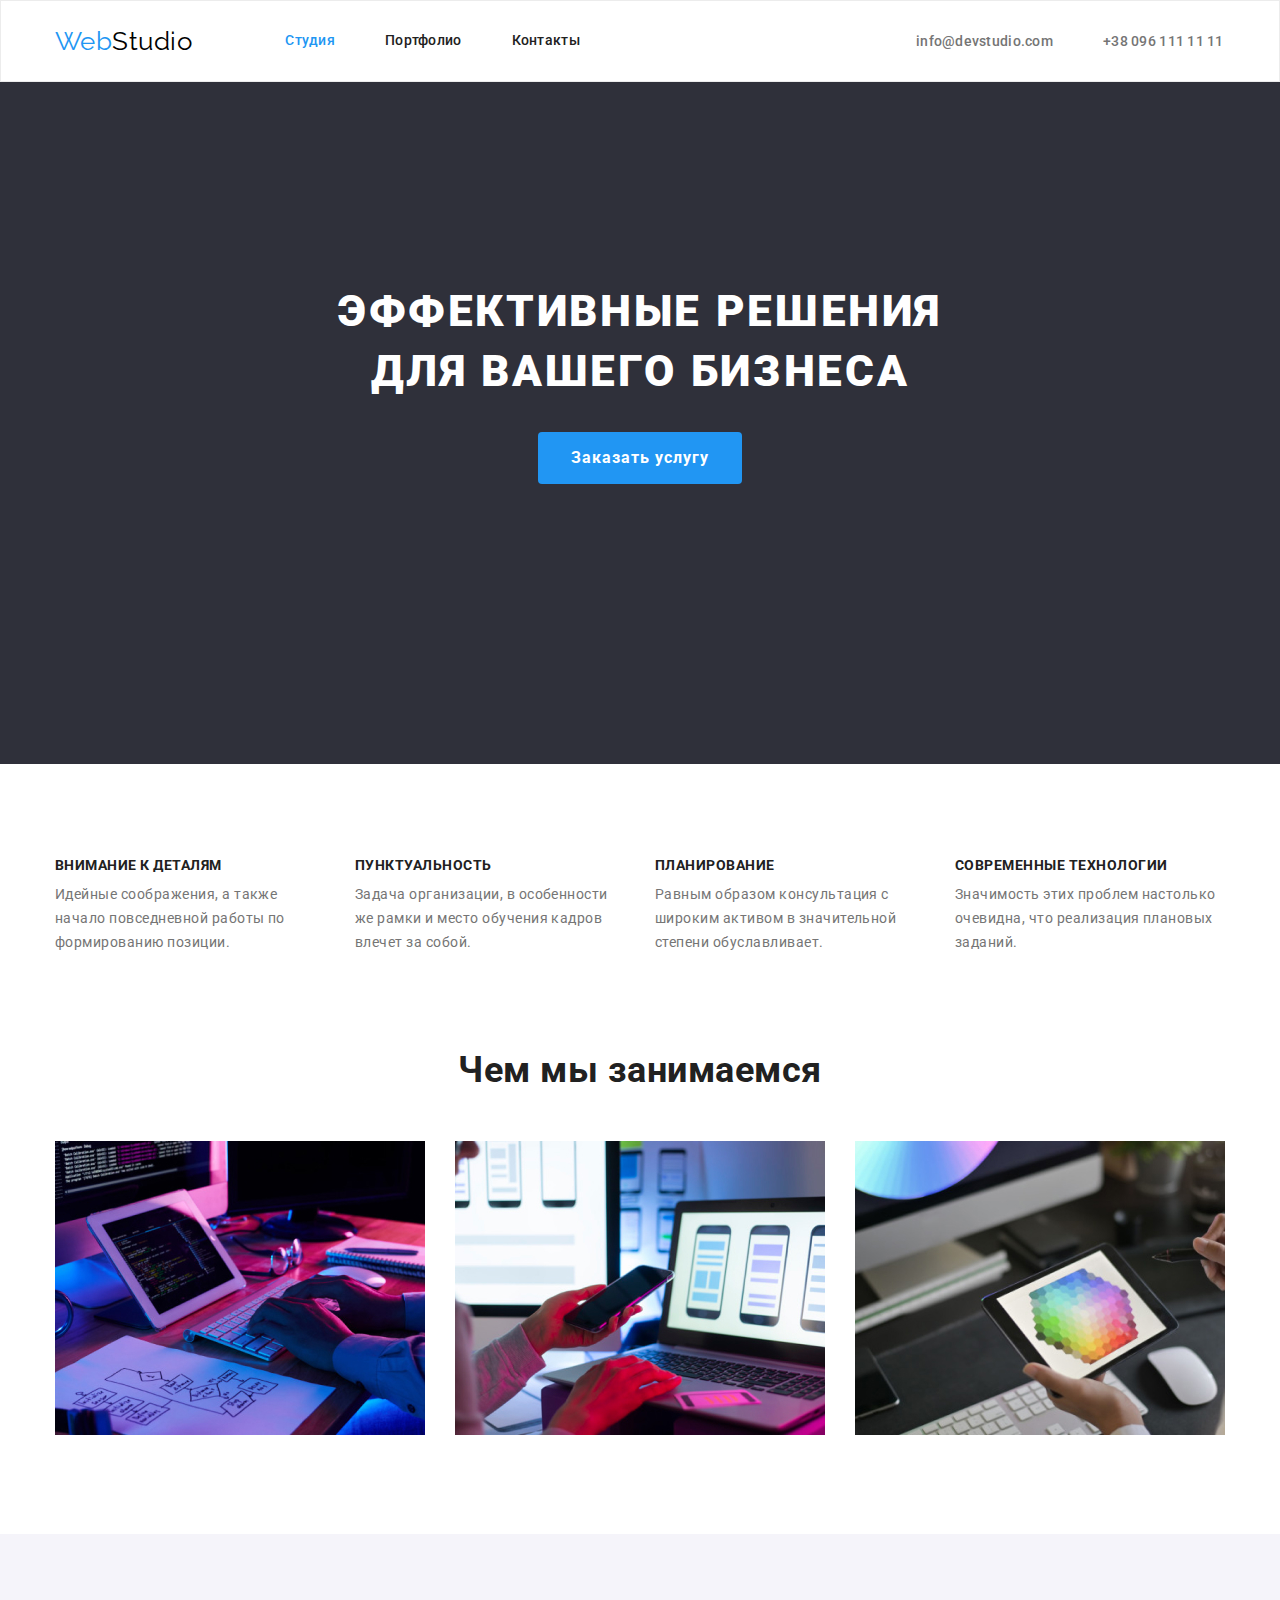
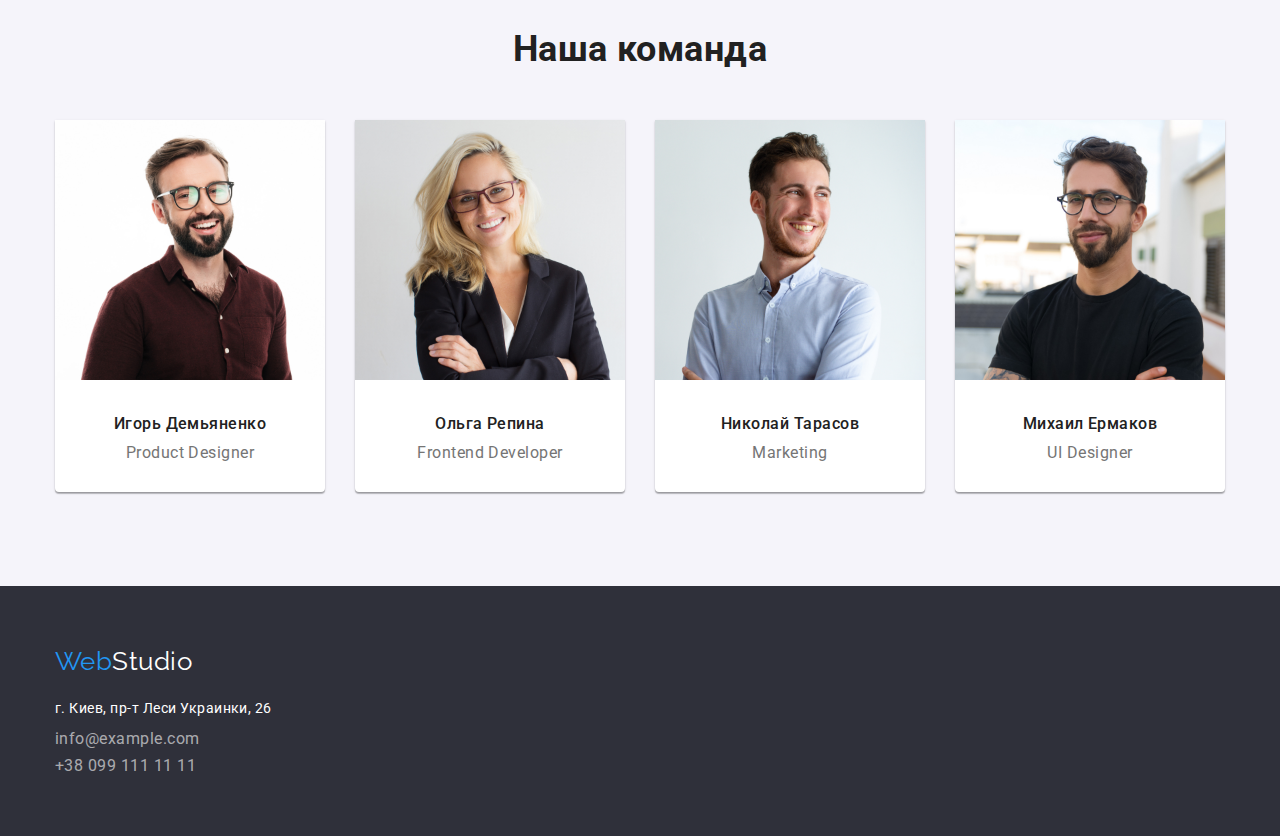
<file: index.html>
<!DOCTYPE html>
<html lang="ru">

<head>
    <meta charset="UTF-8">
    <meta http-equiv="X-UA-Compatible" content="IE=edge">
    <meta name="viewport" content="width=device-width, initial-scale=1.0">
    <title>Document</title>
    <link rel="preconnect" href="https://fonts.gstatic.com">
    <link href="https://fonts.googleapis.com/css2?family=Raleway:wght@700&family=Roboto:wght@400;500;700;900&display=swap"
        rel="stylesheet">
    <link rel="stylesheet" href="https://cdnjs.cloudflare.com/ajax/libs/modern-normalize/1.0.0/modern-normalize.min.css">
    <link rel="stylesheet" href="./css/styless.css">
</head>

<body class="page-body">
    <!-- Шапка-->
    <header class="page-header">
        <div class="container main-nav">
        <nav class="main-nav">
            <a href="#" class="logo"> <span class="logo">Web</span><span class="logo-black">Studio</span></a>
            <ul class="site-nav">
                <li class="item">
                    <a href="./index.html" class="link current"> Студия</a>
                </li>
            
                <li class="item">
                    <a href="./portfolio.html" class="link">Портфолио</a>
                </li>
                <li class="item">
                    <a href="#" class="link">Контакты</a>
                </li>
            </ul>
        </nav>
        <ul class="our-contacts">
            <li class="item">
                <a href="mailto:info@devstudio.com" class="link">info@devstudio.com</a>
            <li class="item">
                <a href="tel:+3809611111 " class="link">+38 096 111 11 11</a>
            </li>
            
        </ul>
        </div>
    </header>
    <!-- Мейн секция-->
    <main>
        <!--Герой-->
        <section class="hero">
            <h1 class="hero-tittle">Эффективные решения<br> для вашего бизнеса</h1>
            <button type="button" class="button-primary">Заказать услугу</button>
        </section>
        <!--Наши сильные стороны-->
        <section class="strengths-section">
            <div class="container">
            <ul class="list">
                <li class="item"> 
                    <h3 class="section-tittle">Внимание к деталям</h3>
                    <p class="text">Идейные соображения, а также начало повседневной работы по формированию позиции.</p>
                </li>
                <li class="item">
                    <h3 class="section-tittle">Пунктуальность</h3>
                    <p class="text">Задача организации, в особенности же рамки и место обучения кадров влечет за собой.</p>
                </li>
                <li class="item">
                    <h3 class="section-tittle">Планирование</h3>
                    <p class="text">Равным образом консультация с широким активом в значительной степени обуславливает.</p>
                </li>
                <li class="item">
                    <h3 class="section-tittle">Современные технологии</h3>
                    <p class="text">Значимость этих проблем настолько очевидна, что реализация плановых заданий.</p>
            </ul>
            </div>
        </section>
        <!-- Чем мы занимаемся-->
        <section class="projects-section">
            <div class="container">
            <h2 class="section-tittle">Чем мы занимаемся</h2>
            <ul class="our-photo-projects">
                <li class="item"><img src="./images/img.jpg" alt="Создание исходного кода" width="370"></li>
                <li class="item"><img src="./images/img1.jpg" alt="Адаптивная вёрстка" width="370"></li>
                <li class="item"><img src="./images/img2.jpg" alt="Оформление стиля" width="370"></li>
            </ul>
            </div>
        </section>
        <!-- Наша команда-->
        <section class="command-section">
            <div class="container">
            <h2 class="command-tittle">Наша команда</h2>
            <ul class="command-photo">
                <li class="item"> <img class="command-photo-item" src="./images/photo1.jpg" alt="Игорь Демьяненко,Product Designer" width="270">
                <div class="style">
                <h3 class="section-tittle">Игорь Демьяненко</h3>
                <p class="profession">Product Designer</p>
                </div>
                </li>
                <li class="item"> <img class="command-photo-item" src="./images/photo2.jpg" alt="Ольга Репина,Frontend Developer" width="270">
                <div class="style">
                <h3 class="section-tittle">Ольга Репина</h3>
                <p class="profession">Frontend Developer</p>
                </div>
                </li>
                <li class="item"> <img class="command-photo-item" src="./images/photo3.jpg" alt="Николай Тарасов,Marketing" width="270">
                <div class="style">
                <h3 class="section-tittle">Николай Тарасов</h3>
                <p class="profession">Marketing</p>
                </div>
                </li>
                <li class="item"> <img class="command-photo-item" src="./images/photo4.jpg" alt="Михаил Ермаков,UI Designer" width="270">
                <div class="style">
                <h3 class="section-tittle">Михаил Ермаков</h3>
                <p class="profession">UI Designer</p>
                </div>
                </li>
            </ul>
            </div>
        </section>
    </main>
    <!-- Подвал--> 
    <footer class="page-footer">
        <div class="container">
            <div class="logo-style">
        <a href="#" class="logo"><span class="logo">Web</span><span class="logo-white">Studio</span></a>
            </div>
        <!-- Контактная информация-->
        <address class="navigation">

            <ul class="our-address">
                <li class="item">
                  <a class="link" href="https://www.google.ca/maps/place/г.Киев,пр-тЛесиУкраинки,26" target="_blank" rel="noopener noreferrer"> г. Киев, пр-т Леси Украинки, 26</a>
                </li>
                <li class="item">
                    <a class="link-address" href="mailto:info@example.com">info@example.com</a>
                </li>
                <li class="item">
                    <a class="link-address" href="tel:+380991111111">+38 099 111 11 11</a>
                </li>
            </ul>

        </address>
        </div>


    </footer>
</body>

</html>
</file>
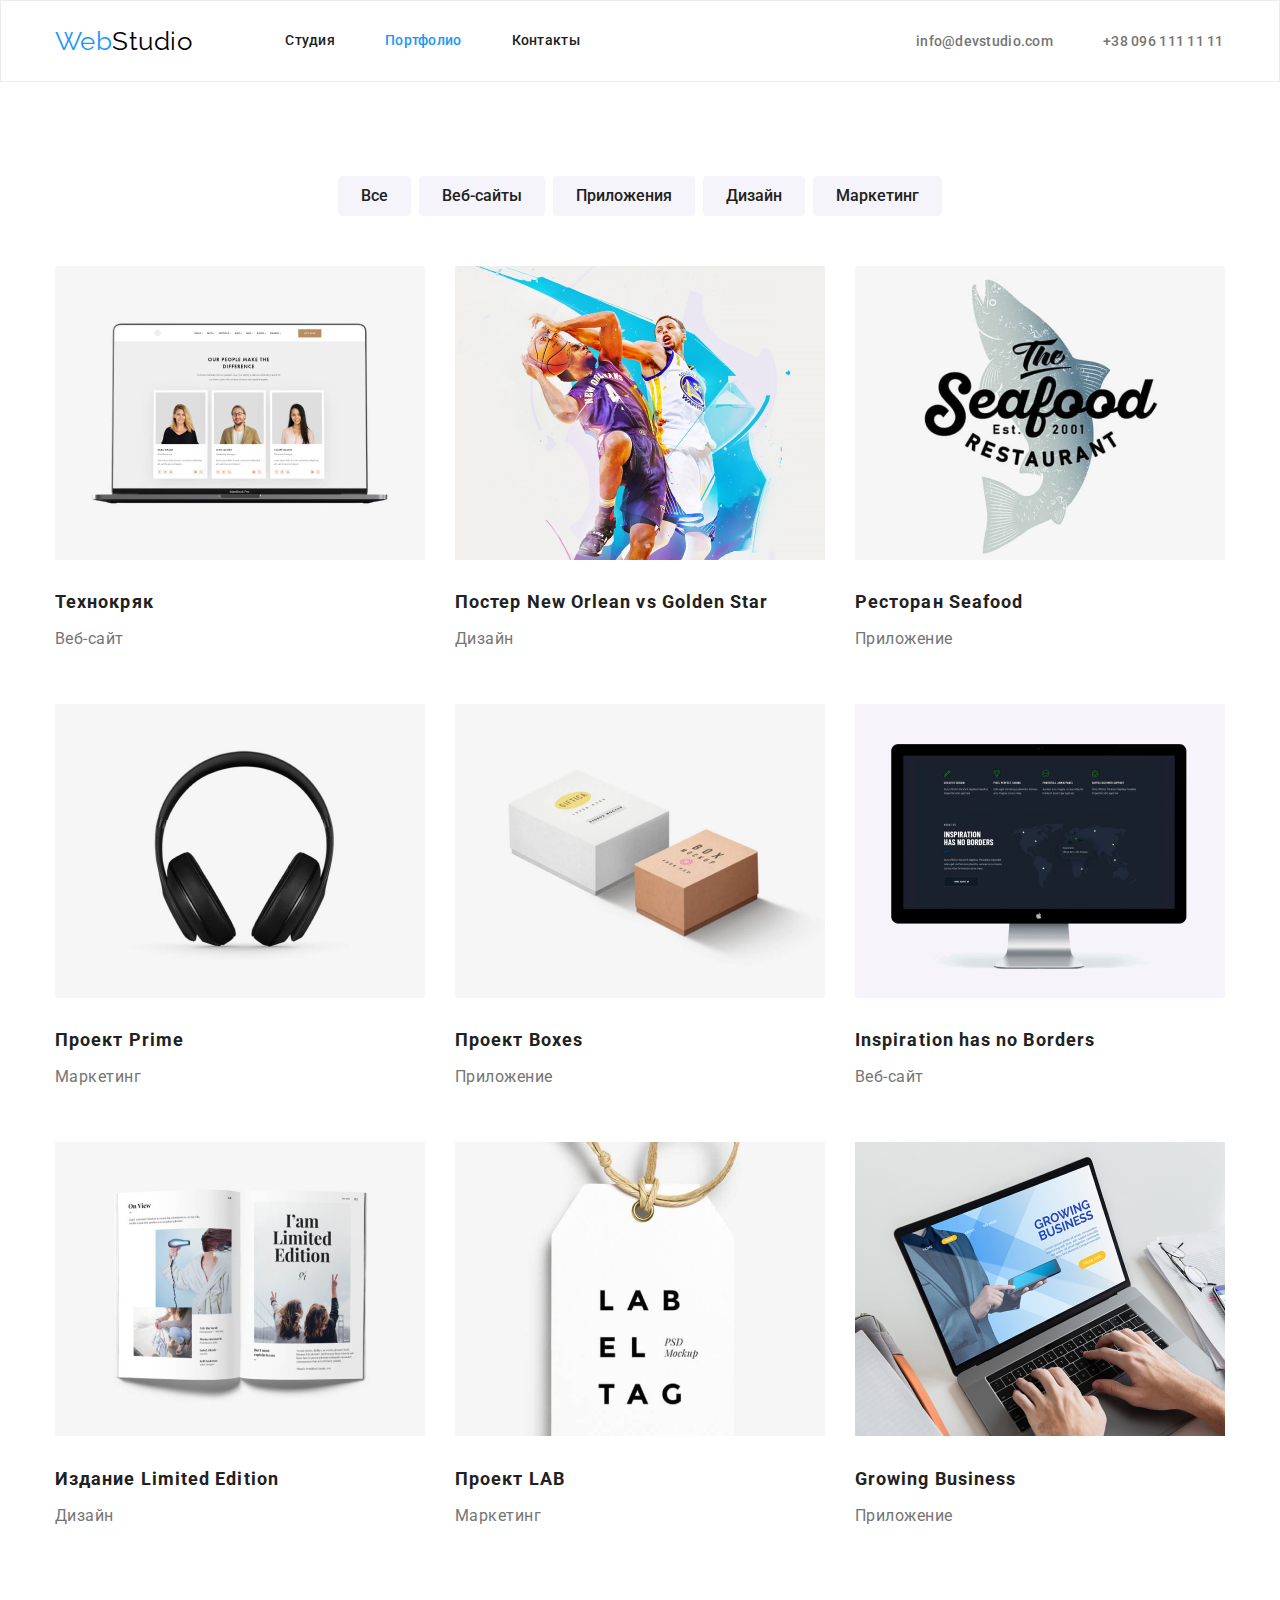
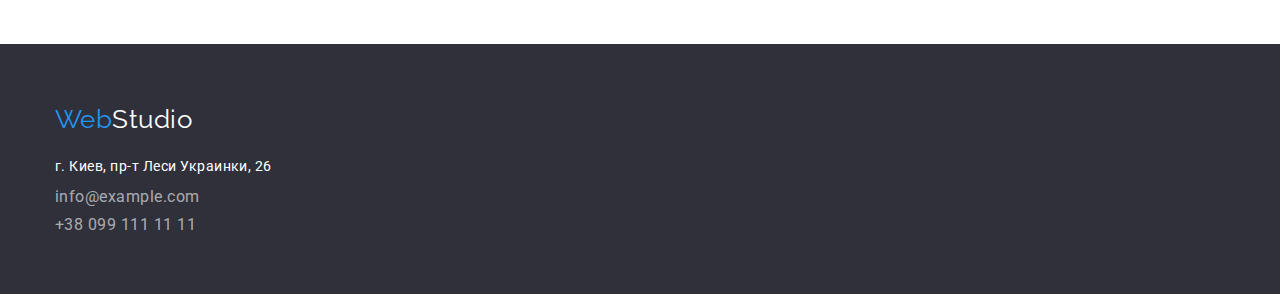
<file: portfolio.html>
<!DOCTYPE html>
<html lang="ru">

<head>
    <meta charset="UTF-8">
    <meta http-equiv="X-UA-Compatible" content="IE=edge">
    <meta name="viewport" content="width=device-width, initial-scale=1.0">
    <title>Document</title>
    <link rel="preconnect" href="https://fonts.gstatic.com">
    <link
        href="https://fonts.googleapis.com/css2?family=Raleway:wght@700&family=Roboto:wght@400;500;700;900&display=swap"
        rel="stylesheet">
    <link rel="stylesheet" href="https://cdnjs.cloudflare.com/ajax/libs/modern-normalize/1.0.0/modern-normalize.min.css">
    <link rel="stylesheet" href="./css/styless.css">
</head>

<body class="page-body">
    <!-- Шапка-->
    <header class="page-header">
        <div class="container main-nav">
        <nav class="main-nav">
            <a href="#" class="logo"><span class="logo">Web</span><span class="logo-black">Studio</span></a>
            <ul class="site-nav">
                <li class="item">
                    <a href="./index.html" class="link"> Студия</a>
                </li>

                <li class="item">
                    <a href="./portfolio.html" class="link current">Портфолио</a>
                </li>
                <li class="item">
                    <a href="#" class="link">Контакты</a>
                </li>
            </ul>
        </nav>
        <ul class="our-contacts">
            <li class="item">
                <a href="mailto:info@devstudio.com" class="link">info@devstudio.com</a>
            <li class="item">
                <a href="tel:+3809611111 " class="link">+38 096 111 11 11</a>
            </li>

        </ul>
        </div>
    </header>
    <!-- Контент страницы портфолио-->
    <main>
        <!--Навигация по услугам-->
        <section class="service-section">
            <div class="container">
            <ul class="button-list">
                <li class="item"><button type="button" class="button-view">Все</button></li>
                <li class="item"><button type="button" class="button-view">Веб-сайты</button></li>
                <li class="item"><button type="button" class="button-view">Приложения</button></li>
                <li class="item"><button type="button" class="button-view">Дизайн</button></li>
                <li class="item"><button type="button" class="button-view">Маркетинг</button></li>
            </ul>
            <!--Наши проэкты-->
            <ul class="flex-container"> 
                <li class="flex-element"> <a href="#"><img class="item" src="./images/Portfolio1.jpg" alt="Технокряк" width="370">
                    <div class="style">   
                        <h3 class="section-tittle">Технокряк</h3>
                        <p class="projects-name">Веб-сайт</p>
                    </a>
                    </div>
                </li>
                <li class="flex-element"> <a href="#"><img class="item" src="./images/portfolio2.jpg" alt="Постер New Orlean vs Golden Star" width="370">
                     <div class="style">   
                        <h3 class="section-tittle">Постер New Orlean vs Golden Star</h3>
                        <p class="projects-name">Дизайн</p>
                    </a>
                    </div>
                </li>
                <li class="flex-element"> <a href="#"><img class="item" src="./images/portfolio3.jpg" alt="Ресторан Seafood" width="370">
                    <div class="style"> 
                        <h3 class="section-tittle">Ресторан Seafood</h3>
                        <p class="projects-name">Приложение</p>
                    </a>
                    </div>
                </li>
                <li class="flex-element"> <a href="#"><img class="item" src="./images/portfolio4.jpg" alt="Проект Prime" width="370">
                    <div class="style">   
                        <h3 class="section-tittle">Проект Prime</h3>
                        <p class="projects-name">Маркетинг</p>
                    </a>
                    </div>
                </li>
                <li class="flex-element"> <a href="#"><img class="item" src="./images/portfolio5.jpg" alt="Проект Boxes" width="370">
                    <div class="style">  
                        <h3 class="section-tittle">Проект Boxes</h3>
                        <p class="projects-name">Приложение</p>
                    </a>
                    </div>
                </li>
                <li class="flex-element"> <a href="#"><img class="item" src="./images/portfolio6.jpg" alt="Inspiration has no Borders" width="370">
                    <div class="style">   
                        <h3 class="section-tittle">Inspiration has no Borders</h3>
                        <p class="projects-name">Веб-сайт</p>
                    </a>
                    </div>
                </li>
                <li class="flex-element"> <a href="#"><img class="item" src="./images/portfolio7.jpg" alt="Издание Limited Edition" width="370">
                    <div class="style">   
                        <h3 class="section-tittle">Издание Limited Edition</h3>
                        <p class="projects-name">Дизайн</p>
                    </a>
                    </div>
                </li>
                <li class="flex-element"> <a href="#"><img class="item" src="./images/portfolio8.jpg" alt="Проект LAB" width="370">
                    <div class="style">   
                        <h3 class="section-tittle">Проект LAB</h3>
                        <p class="projects-name">Маркетинг</p>
                    </a>
                    </div>
                </li>
                <li class="flex-element"> <a href="#"><img class="item" src="./images/portfolio9.jpg" alt="Growing Business" width="370">
                    <div class="style">   
                        <h3 class="section-tittle">Growing Business</h3>
                        <p class="projects-name">Приложение</p>
                    </a>
                    </div>
                </li>
            </ul>
            </div>
        </section>

    </main>
    <!-- Подвал-->
    <footer class="page-footer">
        <div class="container">
            <div class="logo-style">
        <a class="logo" href="#"><span class="logo">Web</span><span class="logo-white">Studio</span></a>
            </div>
        <!-- Контактная информация-->
        <address class="navigation">

            <ul class="our-address">
                <li class="item">
                    <a class="link" href="https://www.google.ca/maps/place/г.Киев,пр-тЛесиУкраинки,26" target="_blank"
                        rel="noopener noreferrer"> г. Киев, пр-т Леси Украинки, 26</a>
                </li>
                <li class="item">
                    <a class="link-address" href="mailto:info@example.com">info@example.com</a>
                </li>
                <li class="item">
                    <a class="link-address" href="tel:+380991111111">+38 099 111 11 11</a>
                </li>
            </ul>

        </address>
        </div>


    </footer>

</body>

</html>
</file>
<file: css/styless.css>
:root {
  --primary-text-color: rgba(117, 117, 117, 1);
  --tittle-text-color: rgba(33, 33, 33, 1);
  --accent-color: rgba(33, 150, 243, 1);
  --primary-white-color: rgba(255, 255, 255, 1);
  --footer-bg-color: rgba(47, 48, 58, 1);
  --our-address-color: rgba(255, 255, 255, 0.6);
  --button-bg-color: rgba(245, 244, 250, 1);
  --hero-bg-color: rgba(47, 48, 58, 1);
  --border-color: rgba(238, 238, 238, 1);
}
/* Стили для index.html */

html {
  box-sizing: border-box;
}
*,
*::before,
*::after {
  box-sizing: inherit;
}
.page-body {
  margin: 0;
  background-color: var(--primary-white-color);
  color: var(--our-address-color);
  font-family: Roboto, sans-serif;
  letter-spacing: 0.03em;
}
.navigation {
  font-style: normal;
}

.container {
  width: 1200px;
  padding-left: 15px;
  padding-right: 15px;
  margin-left: auto;
  margin-right: auto;
}

a {
  text-decoration: none;
}
ul {
  list-style: none;
  padding: 0;
  margin: 0;
}
/* page-header */

.page-header {
  background-color: var(--primary-white-color);
}
/* main-nav */
.main-nav {
  display: flex;
  align-items: center;
}
.logo {
  color: var(--accent-color);


  font-family: Raleway, normal;
  font-size: 26px;
  line-height: 1.19;
}
.logo-black {
  color: black;
}
.logo-white {
  color: white;
}

/* site-nav */
.site-nav {
  display: flex;
  margin-left: 93px;
}

.site-nav .item:not(:last-child) {
  margin-right: 50px;
}

.site-nav a {
  color: var(--tittle-text-color);
  

  font-weight: 500;
  font-size: 14px;
  line-height: 1.14;
  letter-spacing: 0.02em;
}
.site-nav .link:hover,
.site-nav .link:focus {
  color: var(--accent-color);
}
.site-nav .link {
  display: block;
  padding-top: 32px;
  padding-bottom: 32px;
}

.site-nav .link.current {
  color: var(--accent-color);
  display: block;
  padding-top: 32px;
  padding-bottom: 32px;
}
/* our-contacts */

.our-contacts {
  display: flex;
  margin-left: auto;
}
.our-contacts .item + .item {
  margin-left: 50px;
  min-width: 122px;
}

.our-contacts a {
  color: var(--primary-text-color);
  padding-top: 32px;
  padding-bottom: 32px;

  font-weight: 500;
  font-size: 14px;
  line-height: 1.14;
  letter-spacing: 0.02em;
}
.our-contacts .link:hover,
.our-contacts .link:focus {
  color: var(--accent-color);
}
/* hero */

.hero {
  background-color: var(--hero-bg-color);
  text-align: center;
  padding-top: 200px;
  padding-bottom: 280px;
}

.hero-tittle {
  color: var(--primary-white-color);

  margin-top: 0;
  margin-bottom: 30px;

  font-weight: 900;
  font-size: 44px;
  line-height: 1.36;
  letter-spacing: 0.06em;
  text-transform: uppercase;
}

/* button-primary */

.button-primary {
  display: inline-block;
  border-radius: 4px;
  padding: 10px 32px;
  min-width: 200px;
  border: 1px solid transparent;

  color: var(--primary-white-color);
  background-color: var(--accent-color);
  font-family: inherit;
  cursor: pointer;
  font-weight: 700;
  font-size: 16px;
  line-height: 1.87;
  align-items: center;
  text-align: center;
  letter-spacing: 0.06em;
}

/* strengths-section */

.strengths-section {
  padding-top: 94px;
  padding-bottom: 94px;
}
.strengths-section .list {
  display: flex;
}
.strengths-section .list .item {
  width: calc((100% - 90px) / 4);
  margin-right: 30px;
}
.strengths-section .item:last-child {
  margin-right: 0;
}

.strengths-section .section-tittle {
  color: var(--tittle-text-color);
  margin-top: 0;
  margin-bottom: 10px;

  font-weight: 700;
  font-size: 14px;
  line-height: 1.14;
  text-transform: uppercase;
}

.strengths-section .text {
  color: var(--primary-text-color);
  font-size: 14px;
  line-height: 1.71;
  margin-top: 0;
  margin-bottom: 0;
}

/* projects-section */
.projects-section {
  padding-top: 0;
  padding-bottom: 94px;
}

.projects-section .section-tittle,
.command-section .command-tittle {
  color: var(--tittle-text-color);

  font-weight: 700;
  font-size: 36px;
  line-height: 1.17;
  text-align: center;
}
.projects-section .section-tittle {
  margin-top: 0;
  margin-bottom: 50px;
}
.projects-section .our-photo-projects {
  display: flex;
}
.projects-section .item {
  width: calc((100% - 60px) / 3);
  margin-right: 30px;
}
.projects-section .item:last-child {
  margin-right: 0;
}

/* command-section */

.command-section {
  background-color: var(--button-bg-color);
  padding-top: 94px;
  padding-bottom: 94px;
}
.command-section .command-tittle {
  margin-top: 0;
  margin-bottom: 50px;
  text-align: center;
}
.command-section .command-photo {
  display: flex;
}
.command-section .command-photo-item {
  margin-top: 0;
  margin-bottom: 0;
}
.command-section .item {
  background-color: var(--primary-white-color);
  width: calc((100% - 90px) / 4);
  margin-right: 30px;
  box-shadow: 0px 1px 3px rgba(0, 0, 0, 0.12), 0px 1px 1px rgba(0, 0, 0, 0.14), 0px 2px 1px rgba(0, 0, 0, 0.2);
  border-radius: 0px 0px 4px 4px;  
}
.command-section .item:last-child {
  margin-right: 0;
}
.command-section .style {
  padding-top: 30px;
  padding-bottom: 30px;
}
  .command-section .section-tittle {
    color: var(--tittle-text-color);
    margin-top: 0;
    margin-bottom: 10px;
    text-align: center;

    font-weight: 500;
    font-size: 16px;
    line-height: 1.19;
  }
  .command-section .profession {
    color: var(--primary-text-color);
    text-align: center;
    margin-top: 0;
    margin-bottom: 0;

    font-size: 16px;
    line-height: 1.19;
  }

  /* page-footer */

  .page-footer {
    background-color: var(--footer-bg-color);
    padding-top: 60px;
    padding-bottom: 60px;
  }

  /* our-address */

  .page-footer {
    padding-top: 60px;
    padding-bottom: 60px;
  }
  .page-footer .logo-style {
    margin-top: 0;
    margin-bottom: 20px;
  }
  .our-address .item {
    margin-top: 0;
    margin-bottom: 9px;
  }
  .our-address .item:last-child {
    margin-bottom: 0;
  }

  .navigation .link {
    color: var(--primary-white-color);

    font-size: 14px;
    line-height: 1.7;
  }
}
.our-address .link:hover,
.our-address .link:focus {
  color: var(--primary-white-color);
}
.our-address .link-address {
  color: var(--our-address-color);
}

/* Стили для portfolio.html */
.page-header {
  border: 1px solid #ECECEC;
}

.service-section {
  padding-top: 94px;
  padding-bottom: 94px;
}

/* button-section */

.button-view {
  color: var(--tittle-text-color);
  background-color: var(--button-bg-color);
  font-family: inherit;
  cursor: pointer;

  font-weight: 500;
  font-size: 16px;
  line-height: 1.6;

  display: inline-block;
  border-radius: 4px;
  padding: 6px 22px;
  min-width: 73px;
  border: 1px solid transparent;
  text-align: center;
}
.button-view:hover,
.button-view:focus {
  color: var(--primary-white-color);
  background-color: var(--accent-color);
}
.service-section .button-list {
  display: flex;
  align-items: center;
  justify-content: center;
  margin-bottom: 50px;
}
.service-section .item + .item {
  margin-left: 8px;
}
.service-section .flex-container {
  display: flex;
  flex-wrap: wrap;
}
.service-section .flex-element {
  width: calc((100% - 60px) / 3);
  margin-right: 30px;
  margin-bottom: 30px;
}
.service-section .flex-element:nth-child(3n) {
  margin-right: 0;
}
.service-section .flex-element:nth-last-child(-n + 3) {
  margin-bottom: 0;
}
.service-section .style {
  padding-top: 20px;
  padding-bottom: 20px;
}
.service-section .item {
  margin-top: 0;
  margin-bottom: 0px;
}
.service-section .projects-name {
  color: var(--primary-text-color);
  margin-top: 0;
  margin-bottom: 0;

  font-size: 16px;
  line-height: 1.87;
}
.service-section .section-tittle {
  color: var(--tittle-text-color);
  margin-top: 0;
  margin-bottom: 4px;

  font-weight: 700;
  font-size: 18px;
  line-height: 2;
  letter-spacing: 0.06em;
}
</file>
